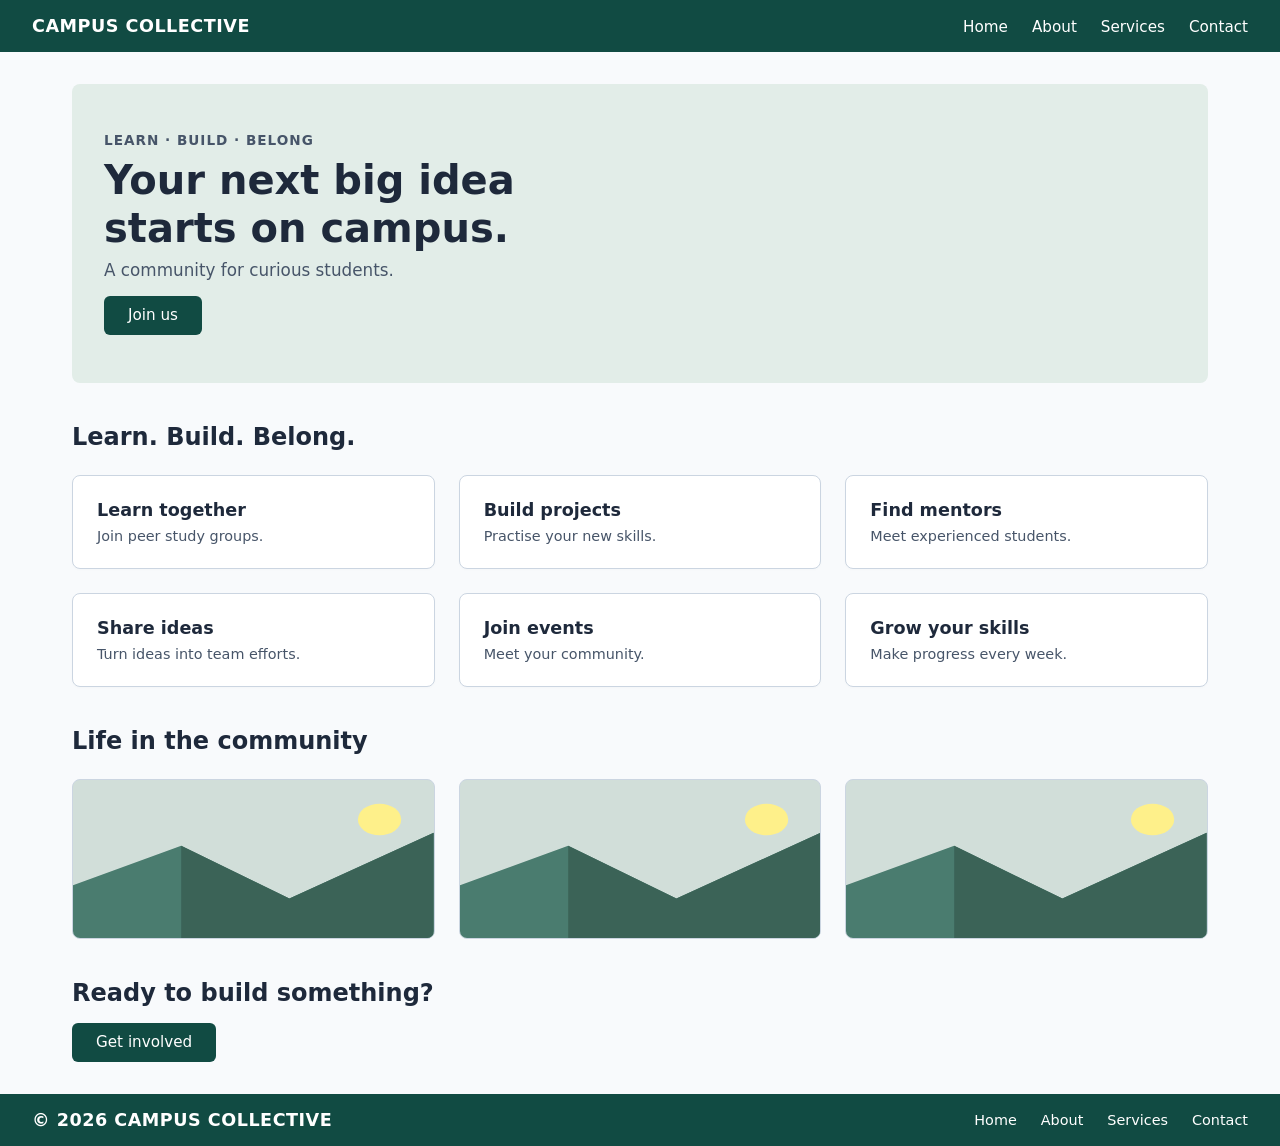
<file: index.html>
<!DOCTYPE html>
<html lang="en">
<head>
    <meta charset="UTF-8">
    <meta name="viewport" content="width=device-width, initial-scale=1.0">
    <title>Campus Collective - Final Mini Project</title>
    <style>
        /* CSS Variables */
        :root {
            --primary-color: #114b43;
            --primary-hover: #0d3b34;
            --bg-light: #f8fafc;
            --hero-bg: #e2ede8;
            --card-bg: #ffffff;
            --text-main: #1e293b;
            --text-muted: #475569;
            --border-color: #cbd5e1;
            --spacing-sm: 0.5rem;
            --spacing-md: 1rem;
            --spacing-lg: 2rem;
        }

        /* Reset & Base Styles */
        * {
            margin: 0;
            padding: 0;
            box-sizing: border-box;
            font-family: system-ui, -apple-system, BlinkMacSystemFont, 'Segoe UI', Roboto, sans-serif;
        }

        body {
            background-color: var(--bg-light);
            color: var(--text-main);
            display: flex;
            flex-direction: column;
            min-height: 100vh;
        }

        /* Navbar (Flexbox) */
        .navbar {
            display: flex;
            justify-content: space-between;
            align-items: center;
            background-color: var(--primary-color);
            color: #ffffff;
            padding: var(--spacing-md) var(--spacing-lg);
        }

        .logo {
            font-weight: bold;
            font-size: 1.1rem;
            letter-spacing: 0.5px;
        }

        .nav-links {
            display: flex;
            gap: 1.5rem;
            list-style: none;
        }

        .nav-links a {
            color: #ffffff;
            text-decoration: none;
            font-size: 0.95rem;
        }

        .nav-links a:hover {
            text-decoration: underline;
        }

        /* Main Page Layout (Grid) */
        .main-container {
            display: grid;
            grid-template-columns: 1fr;
            gap: 2.5rem;
            max-width: 1200px;
            margin: 0 auto;
            width: 100%;
            padding: var(--spacing-lg);
            flex-grow: 1;
        }

        /* Hero Section */
        .hero {
            background-color: var(--hero-bg);
            padding: 3rem 2rem;
            border-radius: 8px;
            display: flex;
            flex-direction: column;
            align-items: flex-start;
            gap: var(--spacing-sm);
        }

        .hero-tag {
            font-size: 0.85rem;
            font-weight: 700;
            letter-spacing: 1px;
            color: var(--text-muted);
            text-transform: uppercase;
        }

        .hero h1 {
            font-size: 2.5rem;
            color: var(--text-main);
            font-weight: 700;
            line-height: 1.2;
        }

        .hero p {
            font-size: 1.05rem;
            color: var(--text-muted);
            margin-bottom: 0.5rem;
        }

        /* Buttons (Flexbox) */
        .btn {
            display: inline-flex;
            align-items: center;
            justify-content: center;
            background-color: var(--primary-color);
            color: #ffffff;
            padding: 0.65rem 1.5rem;
            border: none;
            border-radius: 6px;
            font-size: 0.95rem;
            font-weight: 500;
            cursor: pointer;
            text-decoration: none;
        }

        .btn:hover {
            background-color: var(--primary-hover);
        }

        /* Features Section (Grid) */
        .features-section {
            display: flex;
            flex-direction: column;
            gap: 1.5rem;
        }

        .section-title {
            font-size: 1.5rem;
            font-weight: 700;
            color: var(--text-main);
        }

        .features-grid {
            display: grid;
            grid-template-columns: repeat(3, 1fr);
            gap: 1.5rem;
        }

        /* Card Content (Flexbox) */
        .feature-card {
            background-color: var(--card-bg);
            border: 1px solid var(--border-color);
            border-radius: 8px;
            padding: 1.5rem;
            display: flex;
            flex-direction: column;
            gap: 0.5rem;
            box-shadow: 0 1px 3px rgba(0,0,0,0.02);
        }

        .feature-card h3 {
            font-size: 1.1rem;
            font-weight: 600;
            color: var(--text-main);
        }

        .feature-card p {
            font-size: 0.9rem;
            color: var(--text-muted);
        }

        /* Gallery Section (Grid) */
        .gallery-section {
            display: flex;
            flex-direction: column;
            gap: 1.5rem;
        }

        .gallery-grid {
            display: grid;
            grid-template-columns: repeat(3, 1fr);
            gap: 1.5rem;
        }

        .gallery-item {
            background-color: #d1ded9;
            border-radius: 8px;
            height: 160px;
            overflow: hidden;
            border: 1px solid var(--border-color);
        }

        .gallery-item svg {
            width: 100%;
            height: 100%;
        }

        /* Call to Action Banner */
        .cta-banner {
            display: flex;
            flex-direction: column;
            gap: 1rem;
            align-items: flex-start;
        }

        /* Footer (Flexbox) */
        .footer {
            display: flex;
            justify-content: space-between;
            align-items: center;
            background-color: var(--primary-color);
            color: #ffffff;
            padding: var(--spacing-md) var(--spacing-lg);
            margin-top: auto;
        }

        .footer-links {
            display: flex;
            gap: 1.5rem;
            list-style: none;
        }

        .footer-links a {
            color: #ffffff;
            text-decoration: none;
            font-size: 0.9rem;
        }

        .footer-links a:hover {
            text-decoration: underline;
        }

        /* Responsive Breakpoints */

        /* Tablet View (max-width: 1024px) */
        @media (max-width: 1024px) {
            .features-grid {
                grid-template-columns: repeat(2, 1fr);
            }
            .gallery-grid {
                grid-template-columns: repeat(2, 1fr);
            }
        }

        /* Mobile View (max-width: 768px) */
        @media (max-width: 768px) {
            .navbar {
                flex-direction: column;
                align-items: flex-start;
                gap: 0.75rem;
            }

            .nav-links {
                flex-direction: column;
                gap: 0.5rem;
                width: 100%;
            }

            .features-grid {
                grid-template-columns: 1fr;
            }

            .gallery-grid {
                grid-template-columns: 1fr;
            }

            .hero h1 {
                font-size: 2rem;
            }

            .footer {
                flex-direction: column;
                align-items: flex-start;
                gap: 0.75rem;
            }

            .footer-links {
                flex-direction: column;
                gap: 0.5rem;
            }
        }
    </style>
</head>
<body>

    <!-- Navbar (Flexbox) -->
    <header>
        <nav class="navbar">
            <div class="logo">CAMPUS COLLECTIVE</div>
            <ul class="nav-links">
                <li><a href="#">Home</a></li>
                <li><a href="#">About</a></li>
                <li><a href="#">Services</a></li>
                <li><a href="#">Contact</a></li>
            </ul>
        </nav>
    </header>

    <!-- Main Page Layout (Grid & Flexbox components) -->
    <main class="main-container">
        
        <!-- Hero Section -->
        <section class="hero">
            <span class="hero-tag">Learn · Build · Belong</span>
            <h1>Your next big idea<br>starts on campus.</h1>
            <p>A community for curious students.</p>
            <a href="#" class="btn">Join us</a>
        </section>

        <!-- Features / Services Area (Grid) -->
        <section class="features-section">
            <h2 class="section-title">Learn. Build. Belong.</h2>
            <div class="features-grid">
                <div class="feature-card">
                    <h3>Learn together</h3>
                    <p>Join peer study groups.</p>
                </div>
                <div class="feature-card">
                    <h3>Build projects</h3>
                    <p>Practise your new skills.</p>
                </div>
                <div class="feature-card">
                    <h3>Find mentors</h3>
                    <p>Meet experienced students.</p>
                </div>
                <div class="feature-card">
                    <h3>Share ideas</h3>
                    <p>Turn ideas into team efforts.</p>
                </div>
                <div class="feature-card">
                    <h3>Join events</h3>
                    <p>Meet your community.</p>
                </div>
                <div class="feature-card">
                    <h3>Grow your skills</h3>
                    <p>Make progress every week.</p>
                </div>
            </div>
        </section>

        <!-- Gallery Area (Grid) -->
        <section class="gallery-section">
            <h2 class="section-title">Life in the community</h2>
            <div class="gallery-grid">
                <div class="gallery-item">
                    <svg viewBox="0 0 200 120" preserveAspectRatio="none" role="img" aria-label="Mountain landscape illustration representing community life">
                        <path d="M0 120 L0 80 L60 50 L120 90 L200 40 L200 120 Z" fill="#4a7c6f"/>
                        <path d="M60 120 L60 50 L120 90 L200 40 L200 120 Z" fill="#3b6357"/>
                        <circle cx="170" cy="30" r="12" fill="#fef08a"/>
                    </svg>
                </div>
                <div class="gallery-item">
                    <svg viewBox="0 0 200 120" preserveAspectRatio="none" role="img" aria-label="Mountain landscape illustration representing campus events">
                        <path d="M0 120 L0 80 L60 50 L120 90 L200 40 L200 120 Z" fill="#4a7c6f"/>
                        <path d="M60 120 L60 50 L120 90 L200 40 L200 120 Z" fill="#3b6357"/>
                        <circle cx="170" cy="30" r="12" fill="#fef08a"/>
                    </svg>
                </div>
                <div class="gallery-item">
                    <svg viewBox="0 0 200 120" preserveAspectRatio="none" role="img" aria-label="Mountain landscape illustration representing collaborative work">
                        <path d="M0 120 L0 80 L60 50 L120 90 L200 40 L200 120 Z" fill="#4a7c6f"/>
                        <path d="M60 120 L60 50 L120 90 L200 40 L200 120 Z" fill="#3b6357"/>
                        <circle cx="170" cy="30" r="12" fill="#fef08a"/>
                    </svg>
                </div>
            </div>
        </section>

        <!-- Call to Action -->
        <section class="cta-banner">
            <h2 class="section-title">Ready to build something?</h2>
            <a href="#" class="btn">Get involved</a>
        </section>

    </main>

    <!-- Footer (Flexbox) -->
    <footer class="footer">
        <div class="logo">&copy; 2026 CAMPUS COLLECTIVE</div>
        <ul class="footer-links">
            <li><a href="#">Home</a></li>
            <li><a href="#">About</a></li>
            <li><a href="#">Services</a></li>
            <li><a href="#">Contact</a></li>
        </ul>
    </footer>

</body>
</html>
</file>
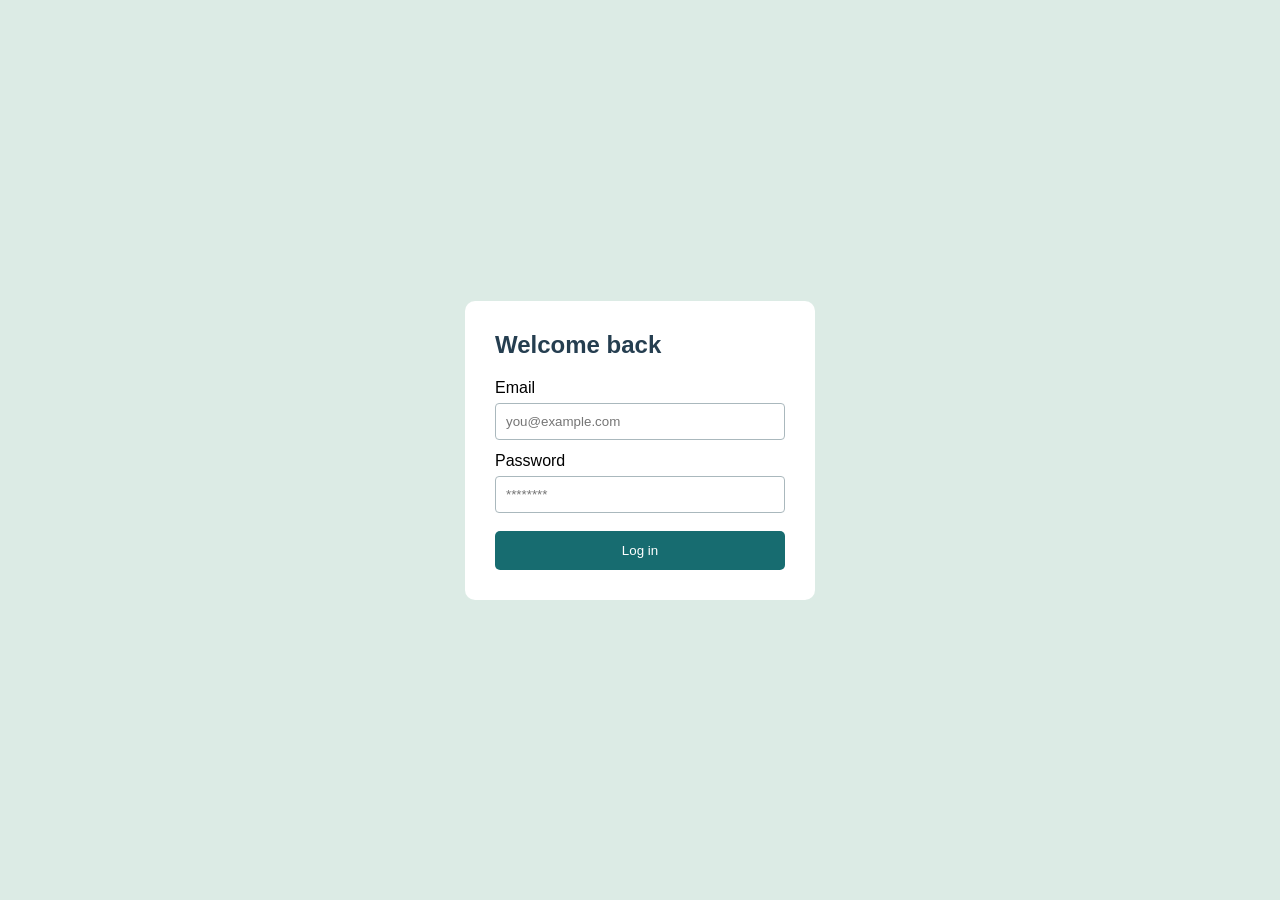
<file: flexbox-practice-pack/login.html>
<!DOCTYPE html>
<html lang="en">
<head>
    <meta charset="UTF-8">
    <meta name="viewport" content="width=device-width, initial-scale=1.0">
    <title>Login Page</title>

    <style>
        * {
            margin: 0;
            padding: 0;
            box-sizing: border-box;
        }

        body {
            font-family: Arial, sans-serif;
            background: #edf3f5;

            display: flex;
            justify-content: center;
            align-items: center;

            min-height: 100vh;
        }

        .login-container {
            width: 100%;
            min-height: 100vh;
            background: #dcebe5;

            display: flex;
            justify-content: center;
            align-items: center;
        }

        .login-card {
            background: white;
            width: 350px;
            padding: 30px;
            border-radius: 10px;
        }

        .login-card h2 {
            color: #253e50;
            margin-bottom: 20px;
        }

        .login-card label {
            display: block;
            margin-bottom: 6px;
            margin-top: 12px;
        }

        .login-card input {
            width: 100%;
            padding: 10px;
            border: 1px solid #aab8bd;
            border-radius: 4px;
        }

        .login-card button {
            width: 100%;
            padding: 12px;
            margin-top: 18px;
            background: #176c70;
            color: white;
            border: none;
            border-radius: 5px;
            cursor: pointer;
        }

        .login-card button:hover {
            background: #125457;
        }
    </style>
</head>

<body>

    <div class="login-container">

        <div class="login-card">

            <h2>Welcome back</h2>

            <form>
                <label>Email</label>
                <input type="email"
                       placeholder="you@example.com"
                       required>

                <label>Password</label>
                <input type="password"
                       placeholder="********"
                       required>

                <button type="submit">Log in</button>
            </form>

        </div>

    </div>

</body>
</html>
</file>
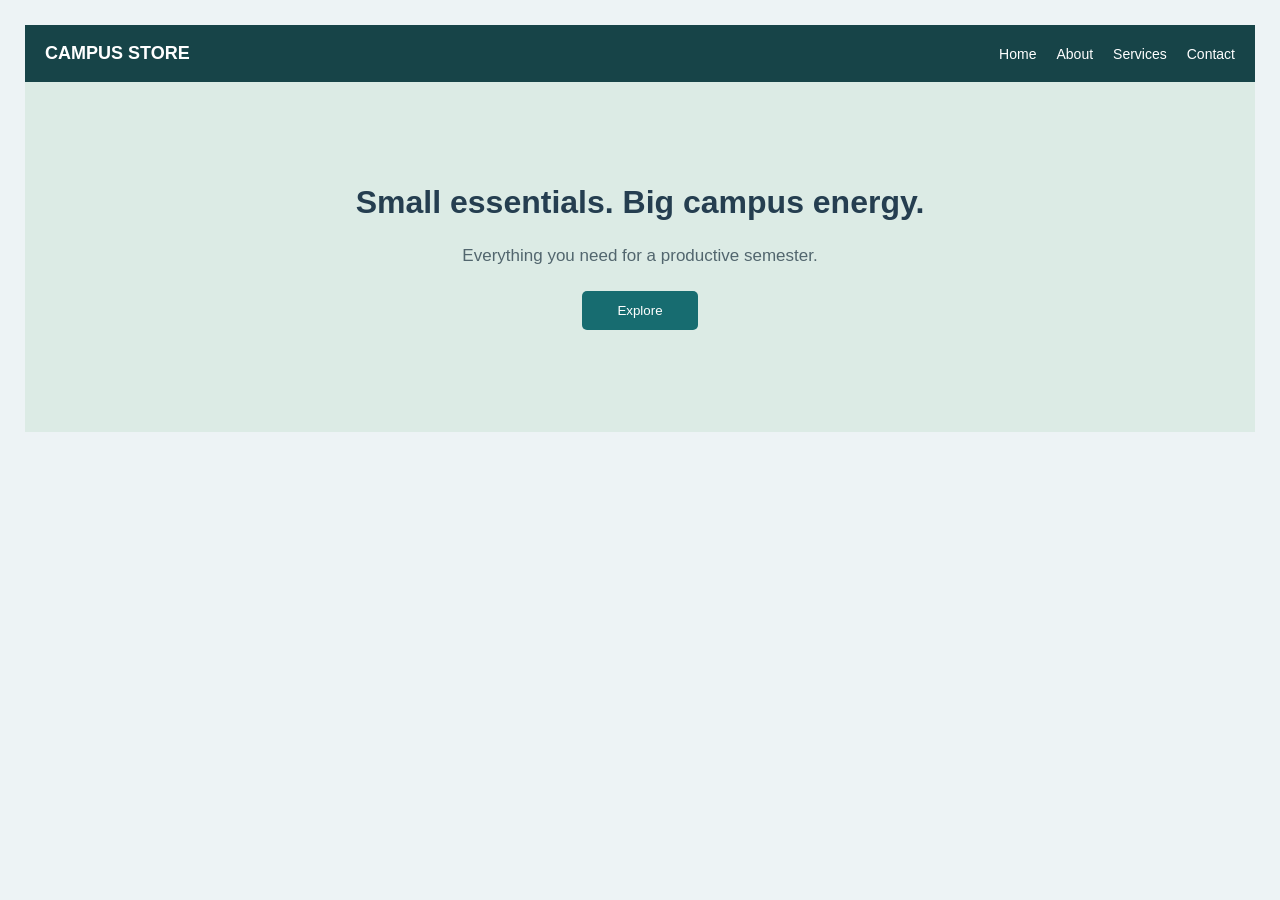
<file: flexbox-practice-pack/navbar-hero.html>
<!DOCTYPE html>
<html lang="en">
<head>
    <meta charset="UTF-8">
    <meta name="viewport" content="width=device-width, initial-scale=1.0">
    <title>Campus Store</title>

    <style>
        * {
            margin: 0;
            padding: 0;
            box-sizing: border-box;
        }

        body {
            font-family: Arial, sans-serif;
            background: #edf3f5;
            padding: 25px;
        }

        /* Navigation Bar */

        .navbar {
            background: #174448;
            color: white;
            padding: 18px 20px;

            display: flex;
            justify-content: space-between;
            align-items: center;
        }

        .logo {
            font-size: 18px;
            font-weight: bold;
        }

        .nav-links {
            display: flex;
            gap: 20px;
        }

        .nav-links a {
            color: white;
            text-decoration: none;
            font-size: 14px;
        }

        /* Hero Section */

        .hero {
            background: #dcebe5;
            min-height: 350px;
            padding: 40px;

            display: flex;
            flex-direction: column;
            justify-content: center;
            align-items: center;
            gap: 25px;

            text-align: center;
        }

        .hero h1 {
            color: #253e50;
            font-size: 32px;
        }

        .hero p {
            color: #52666e;
            font-size: 17px;
        }

        .hero button {
            background: #176c70;
            color: white;
            padding: 12px 35px;
            border: none;
            border-radius: 5px;
            cursor: pointer;
        }

        .hero button:hover {
            background: #125457;
        }
    </style>
</head>

<body>

    <nav class="navbar">

        <div class="logo">
            CAMPUS STORE
        </div>

        <div class="nav-links">
            <a href="#">Home</a>
            <a href="#">About</a>
            <a href="#">Services</a>
            <a href="#">Contact</a>
        </div>

    </nav>

    <section class="hero">

        <h1>Small essentials. Big campus energy.</h1>

        <p>
            Everything you need for a productive semester.
        </p>

        <button>Explore</button>

    </section>

</body>
</html>
</file>
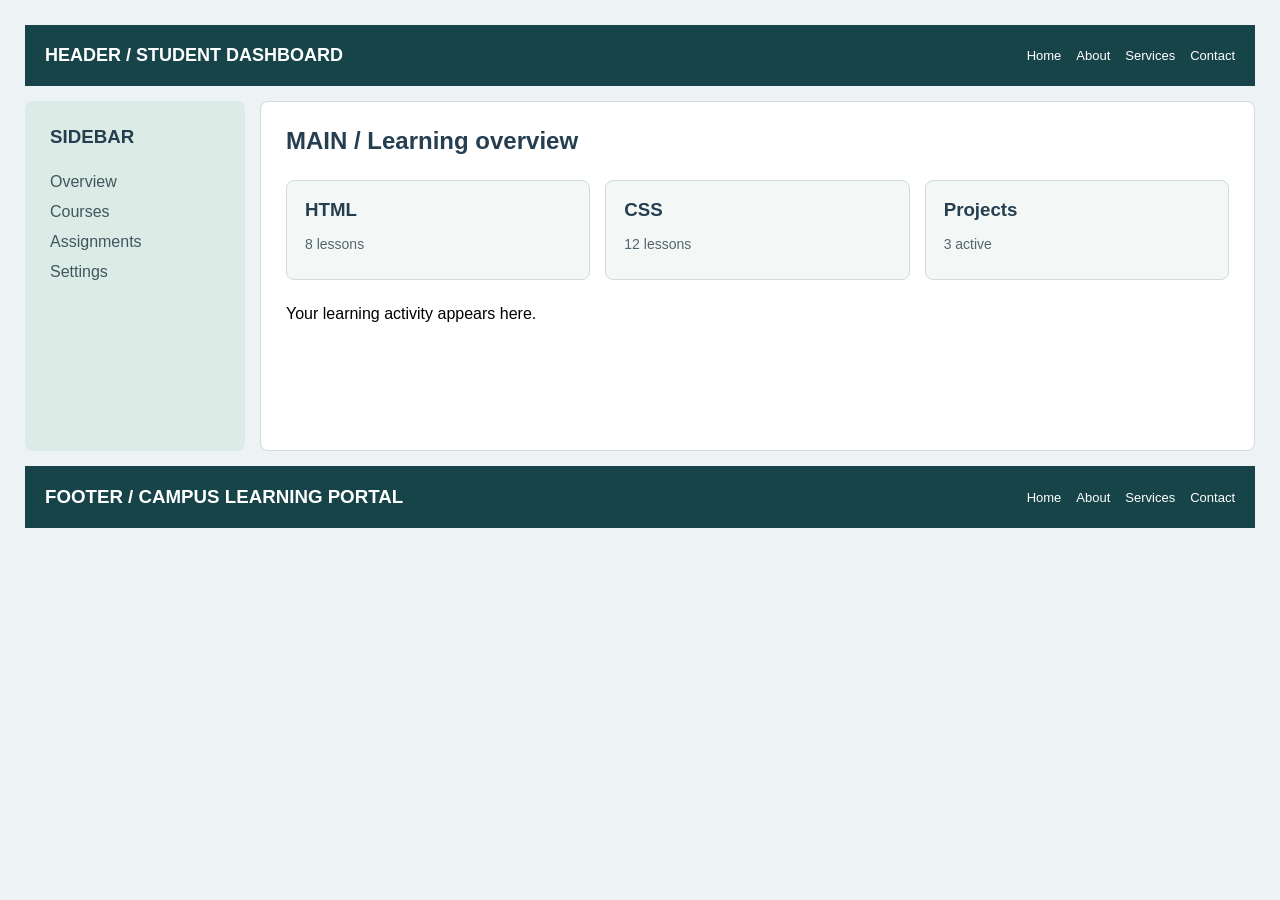
<file: flexbox-practice-pack/grid-practice-pack/dashboard.html>
<!DOCTYPE html>
<html lang="en">
<head>
    <meta charset="UTF-8">
    <meta name="viewport" content="width=device-width, initial-scale=1.0">
    <title>Student Dashboard</title>

    <style>
        * {
            margin: 0;
            padding: 0;
            box-sizing: border-box;
        }

        body {
            font-family: Arial, sans-serif;
            background: #edf3f5;
            padding: 25px;
        }

        .dashboard {
            display: grid;

            grid-template-columns: 220px 1fr;

            grid-template-areas:
                "header header"
                "sidebar main"
                "footer footer";

            gap: 15px;
        }

        /* Header */

        .header {
            grid-area: header;
            background: #174448;
            color: white;
            padding: 20px;

            display: flex;
            justify-content: space-between;
            align-items: center;
        }

        .header h3 {
            font-size: 18px;
        }

        .nav-links {
            display: flex;
            gap: 15px;
        }

        .nav-links a {
            color: white;
            text-decoration: none;
            font-size: 13px;
        }

        /* Sidebar */

        .sidebar {
            grid-area: sidebar;
            background: #dcebe5;
            padding: 25px;
            border-radius: 8px;
            min-height: 350px;
        }

        .sidebar h3 {
            color: #253e50;
            margin-bottom: 25px;
        }

        .sidebar ul {
            list-style: none;
        }

        .sidebar li {
            margin-bottom: 12px;
            color: #40565e;
        }

        /* Main Content */

        .main {
            grid-area: main;
            background: white;
            padding: 25px;
            border: 1px solid #d1dadd;
            border-radius: 8px;
            min-height: 350px;
        }

        .main h2 {
            color: #253e50;
            margin-bottom: 25px;
        }

        .cards {
            display: grid;

            grid-template-columns: repeat(3, 1fr);

            gap: 15px;
            margin-bottom: 25px;
        }

        .card {
            background: #f3f8f6;
            border: 1px solid #d1dadd;
            padding: 18px;
            border-radius: 8px;
            min-height: 100px;
        }

        .card h3 {
            color: #253e50;
            margin-bottom: 15px;
        }

        .card p {
            font-size: 14px;
            color: #52666e;
        }

        /* Footer */

        .footer {
            grid-area: footer;
            background: #174448;
            color: white;
            padding: 20px;

            display: flex;
            justify-content: space-between;
            align-items: center;
        }

        /* Responsive Design */

        @media (max-width: 650px) {

            .dashboard {
                grid-template-columns: 1fr;

                grid-template-areas:
                    "header"
                    "sidebar"
                    "main"
                    "footer";
            }

            .cards {
                grid-template-columns: 1fr;
            }

            .header, .footer {
                flex-direction: column;
                gap: 15px;
            }
        }
    </style>
</head>

<body>

    <div class="dashboard">

        <!-- Header -->

        <header class="header">

            <h3>HEADER / STUDENT DASHBOARD</h3>

            <nav class="nav-links">
                <a href="#">Home</a>
                <a href="#">About</a>
                <a href="#">Services</a>
                <a href="#">Contact</a>
            </nav>

        </header>

        <!-- Sidebar -->

        <aside class="sidebar">

            <h3>SIDEBAR</h3>

            <ul>
                <li>Overview</li>
                <li>Courses</li>
                <li>Assignments</li>
                <li>Settings</li>
            </ul>

        </aside>

        <!-- Main Content -->

        <main class="main">

            <h2>MAIN / Learning overview</h2>

            <div class="cards">

                <div class="card">
                    <h3>HTML</h3>
                    <p>8 lessons</p>
                </div>

                <div class="card">
                    <h3>CSS</h3>
                    <p>12 lessons</p>
                </div>

                <div class="card">
                    <h3>Projects</h3>
                    <p>3 active</p>
                </div>

            </div>

            <p>Your learning activity appears here.</p>

        </main>

        <!-- Footer -->

        <footer class="footer">

            <h3>FOOTER / CAMPUS LEARNING PORTAL</h3>

            <nav class="nav-links">
                <a href="#">Home</a>
                <a href="#">About</a>
                <a href="#">Services</a>
                <a href="#">Contact</a>
            </nav>

        </footer>

    </div>

</body>
</html>
</file>
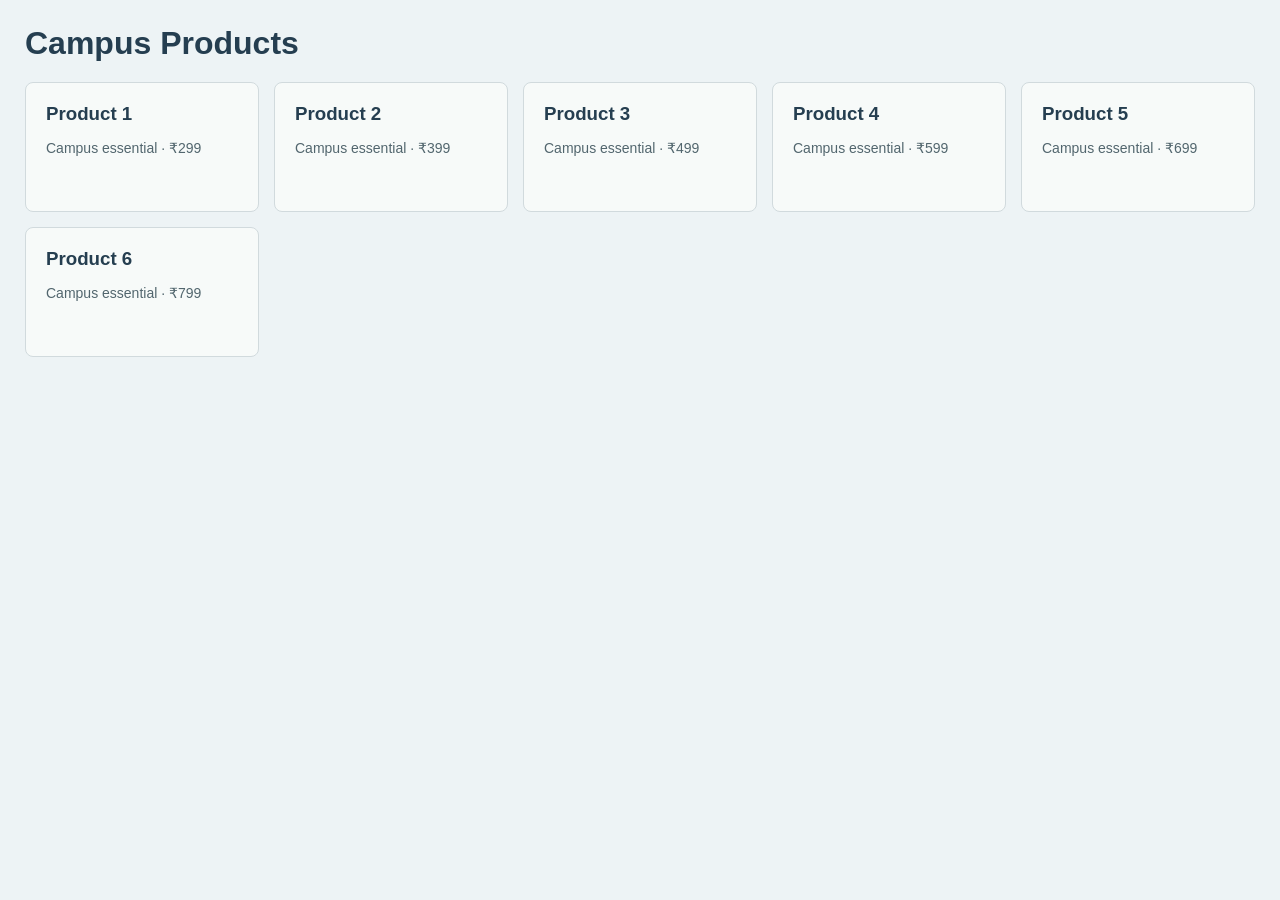
<file: flexbox-practice-pack/grid-practice-pack/product-grid.html>
<!DOCTYPE html>
<html lang="en">
<head>
    <meta charset="UTF-8">
    <meta name="viewport" content="width=device-width, initial-scale=1.0">
    <title>Product Grid</title>

    <style>
        * {
            margin: 0;
            padding: 0;
            box-sizing: border-box;
        }

        body {
            font-family: Arial, sans-serif;
            background: #edf3f5;
            padding: 25px;
        }

        h1 {
            color: #253e50;
            margin-bottom: 20px;
        }

        .product-container {
            display: grid;

            grid-template-columns:
            repeat(auto-fit, minmax(200px, 1fr));

            gap: 15px;
        }

        .product-card {
            background: #f7faf9;
            border: 1px solid #d1dadd;
            border-radius: 8px;
            padding: 20px;
            min-height: 130px;
        }

        .product-card h3 {
            color: #253e50;
            margin-bottom: 15px;
        }

        .product-card p {
            color: #52666e;
            font-size: 14px;
        }
    </style>
</head>

<body>

    <h1>Campus Products</h1>

    <div class="product-container">

        <div class="product-card">
            <h3>Product 1</h3>
            <p>Campus essential · ₹299</p>
        </div>

        <div class="product-card">
            <h3>Product 2</h3>
            <p>Campus essential · ₹399</p>
        </div>

        <div class="product-card">
            <h3>Product 3</h3>
            <p>Campus essential · ₹499</p>
        </div>

        <div class="product-card">
            <h3>Product 4</h3>
            <p>Campus essential · ₹599</p>
        </div>

        <div class="product-card">
            <h3>Product 5</h3>
            <p>Campus essential · ₹699</p>
        </div>

        <div class="product-card">
            <h3>Product 6</h3>
            <p>Campus essential · ₹799</p>
        </div>

    </div>

</body>
</html>
</file>
